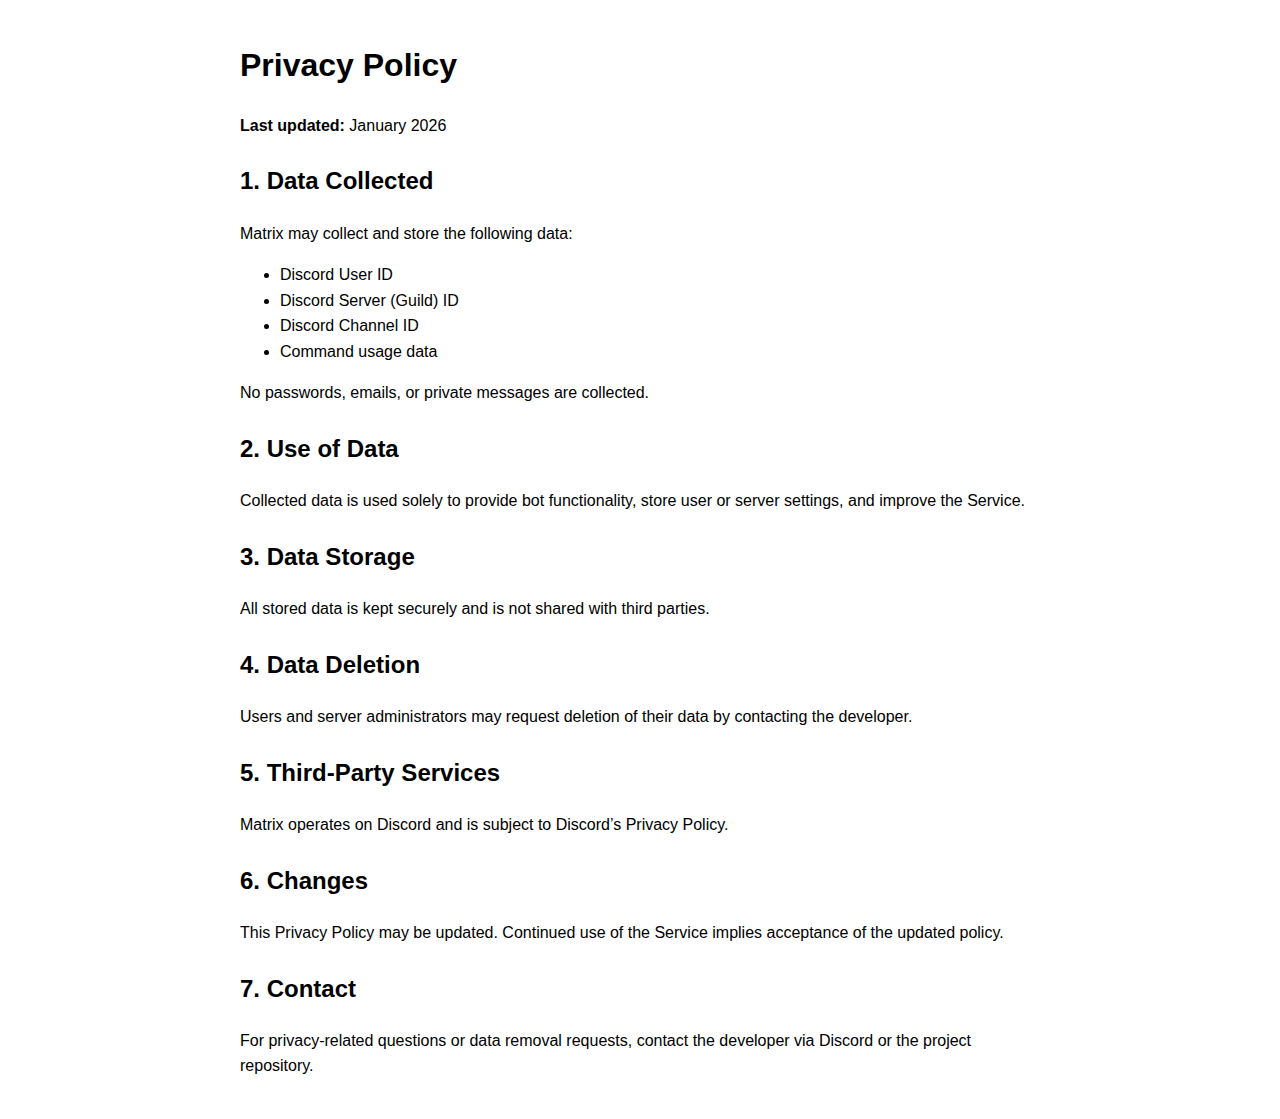
<file: privacy-policy.html>
<!DOCTYPE html>
<html lang="en">
<head>
    <meta charset="UTF-8">
    <title>Privacy Policy – Matrix</title>
    <meta name="viewport" content="width=device-width, initial-scale=1.0">
    <style>
        body {
            font-family: Arial, sans-serif;
            max-width: 800px;
            margin: 40px auto;
            padding: 0 16px;
            line-height: 1.6;
        }
        h1, h2 {
            margin-top: 24px;
        }
    </style>
</head>
<body>

<h1>Privacy Policy</h1>
<p><strong>Last updated:</strong> January 2026</p>

<h2>1. Data Collected</h2>
<p>Matrix may collect and store the following data:</p>
<ul>
    <li>Discord User ID</li>
    <li>Discord Server (Guild) ID</li>
    <li>Discord Channel ID</li>
    <li>Command usage data</li>
</ul>
<p>No passwords, emails, or private messages are collected.</p>

<h2>2. Use of Data</h2>
<p>
Collected data is used solely to provide bot functionality, store user or server settings, and improve the Service.
</p>

<h2>3. Data Storage</h2>
<p>
All stored data is kept securely and is not shared with third parties.
</p>

<h2>4. Data Deletion</h2>
<p>
Users and server administrators may request deletion of their data by contacting the developer.
</p>

<h2>5. Third-Party Services</h2>
<p>
Matrix operates on Discord and is subject to Discord’s Privacy Policy.
</p>

<h2>6. Changes</h2>
<p>
This Privacy Policy may be updated. Continued use of the Service implies acceptance of the updated policy.
</p>

<h2>7. Contact</h2>
<p>
For privacy-related questions or data removal requests, contact the developer via Discord or the project repository.
</p>

</body>
</html>
</file>
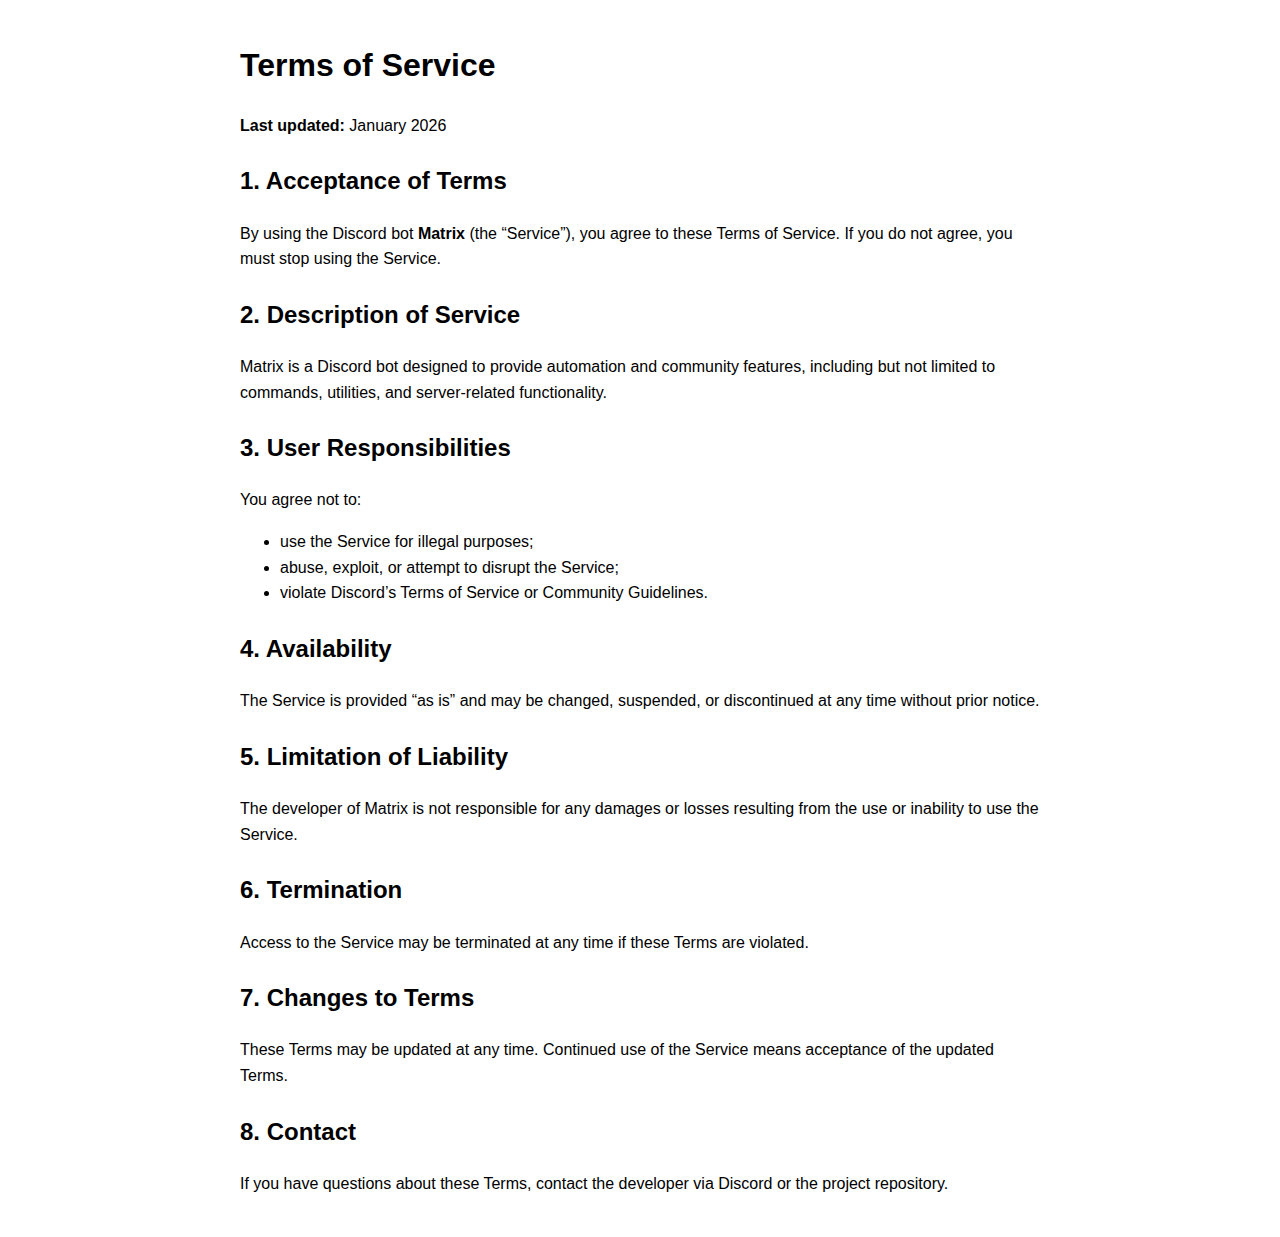
<file: terms-of-service.html>
<!DOCTYPE html>
<html lang="en">
<head>
    <meta charset="UTF-8">
    <title>Terms of Service – Matrix</title>
    <meta name="viewport" content="width=device-width, initial-scale=1.0">
    <style>
        body {
            font-family: Arial, sans-serif;
            max-width: 800px;
            margin: 40px auto;
            padding: 0 16px;
            line-height: 1.6;
        }
        h1, h2 {
            margin-top: 24px;
        }
    </style>
</head>
<body>

<h1>Terms of Service</h1>
<p><strong>Last updated:</strong> January 2026</p>

<h2>1. Acceptance of Terms</h2>
<p>
By using the Discord bot <strong>Matrix</strong> (the “Service”), you agree to these Terms of Service.
If you do not agree, you must stop using the Service.
</p>

<h2>2. Description of Service</h2>
<p>
Matrix is a Discord bot designed to provide automation and community features, including but not limited to commands, utilities, and server-related functionality.
</p>

<h2>3. User Responsibilities</h2>
<p>You agree not to:</p>
<ul>
    <li>use the Service for illegal purposes;</li>
    <li>abuse, exploit, or attempt to disrupt the Service;</li>
    <li>violate Discord’s Terms of Service or Community Guidelines.</li>
</ul>

<h2>4. Availability</h2>
<p>
The Service is provided “as is” and may be changed, suspended, or discontinued at any time without prior notice.
</p>

<h2>5. Limitation of Liability</h2>
<p>
The developer of Matrix is not responsible for any damages or losses resulting from the use or inability to use the Service.
</p>

<h2>6. Termination</h2>
<p>
Access to the Service may be terminated at any time if these Terms are violated.
</p>

<h2>7. Changes to Terms</h2>
<p>
These Terms may be updated at any time. Continued use of the Service means acceptance of the updated Terms.
</p>

<h2>8. Contact</h2>
<p>
If you have questions about these Terms, contact the developer via Discord or the project repository.
</p>

</body>
</html>
</file>
